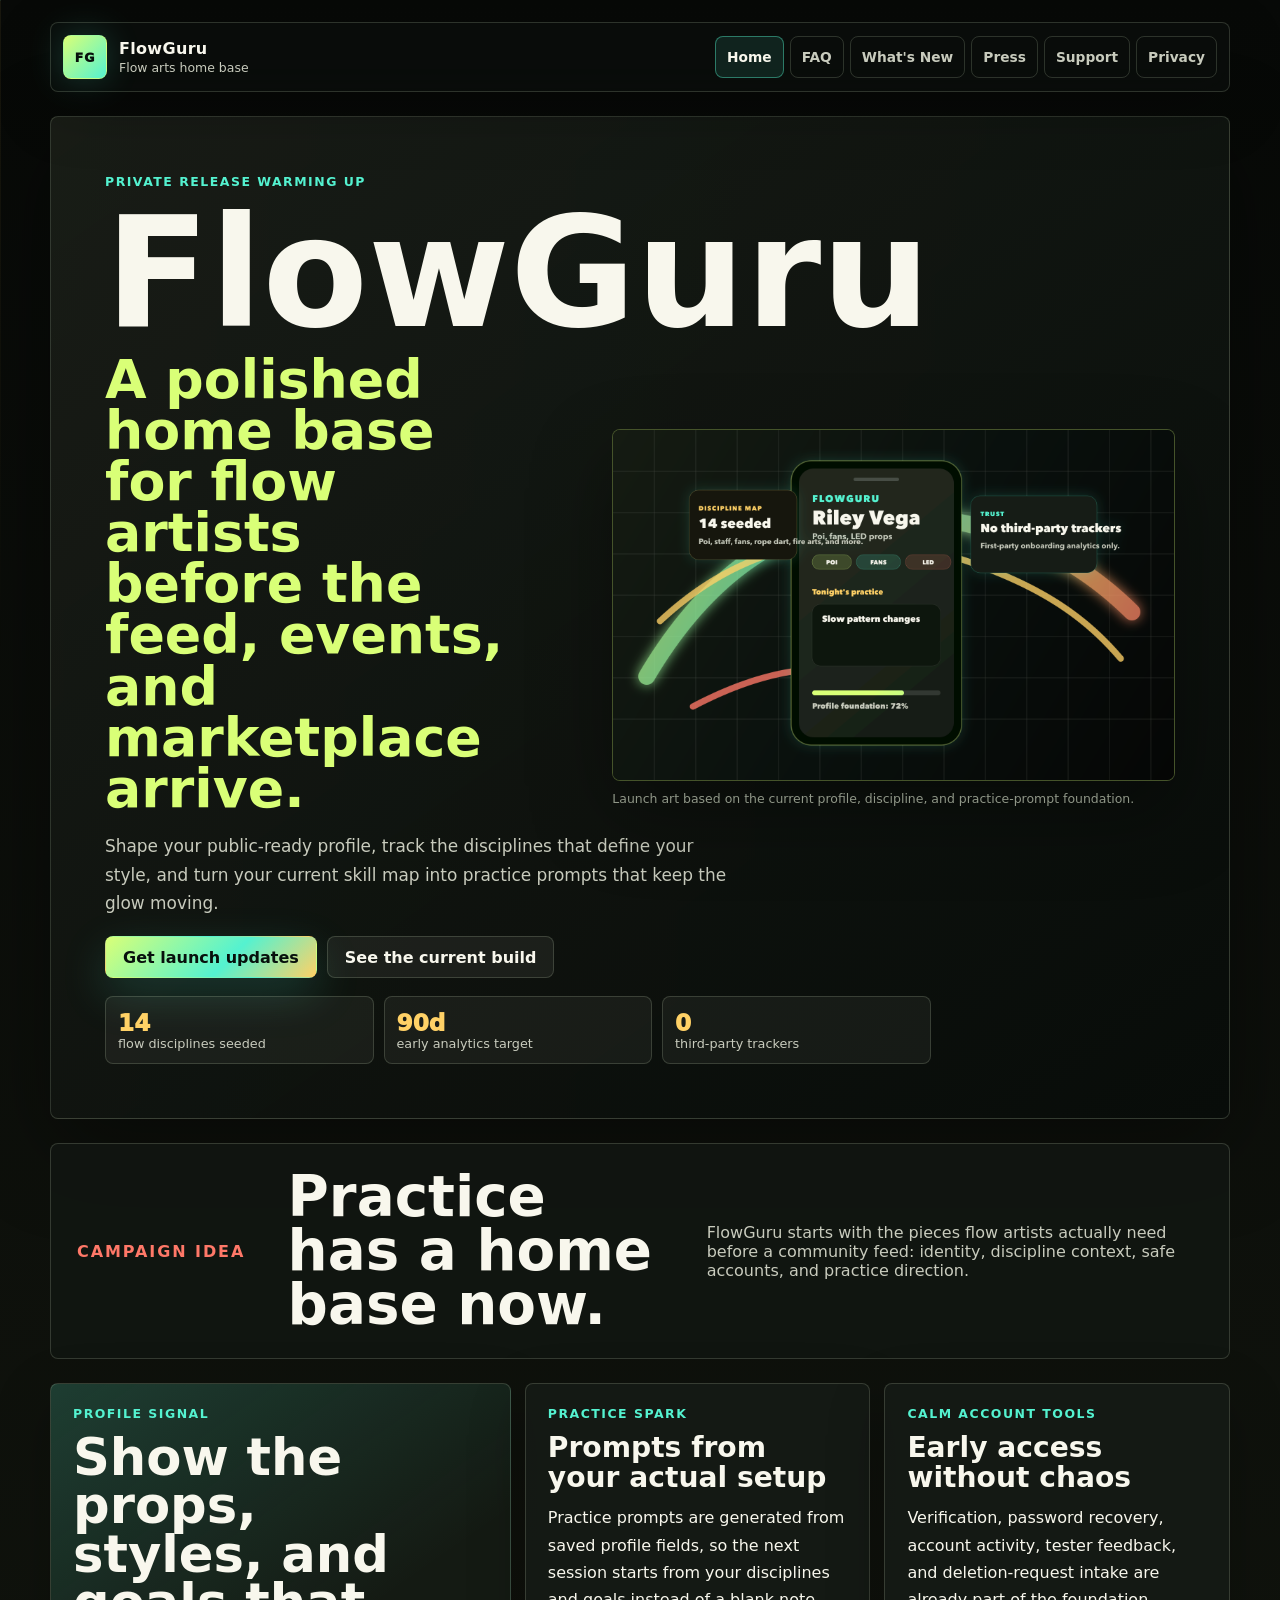
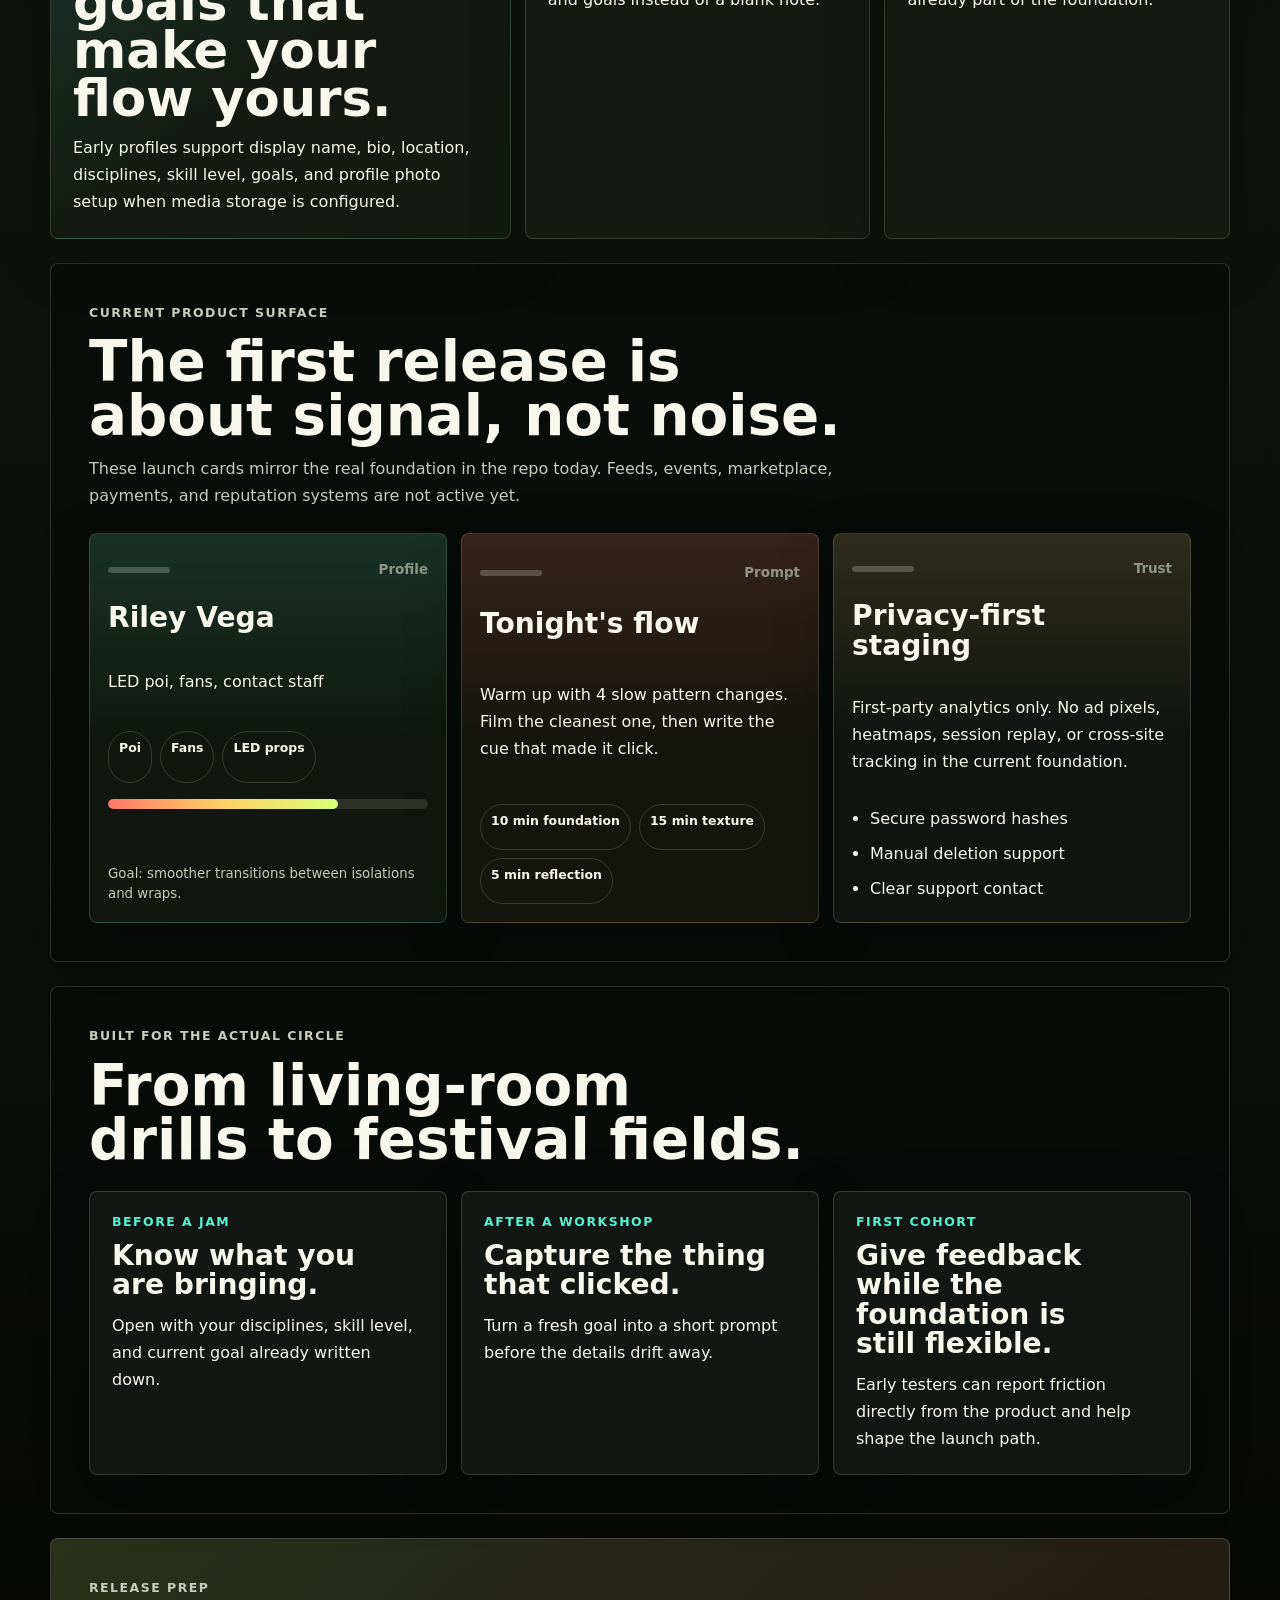
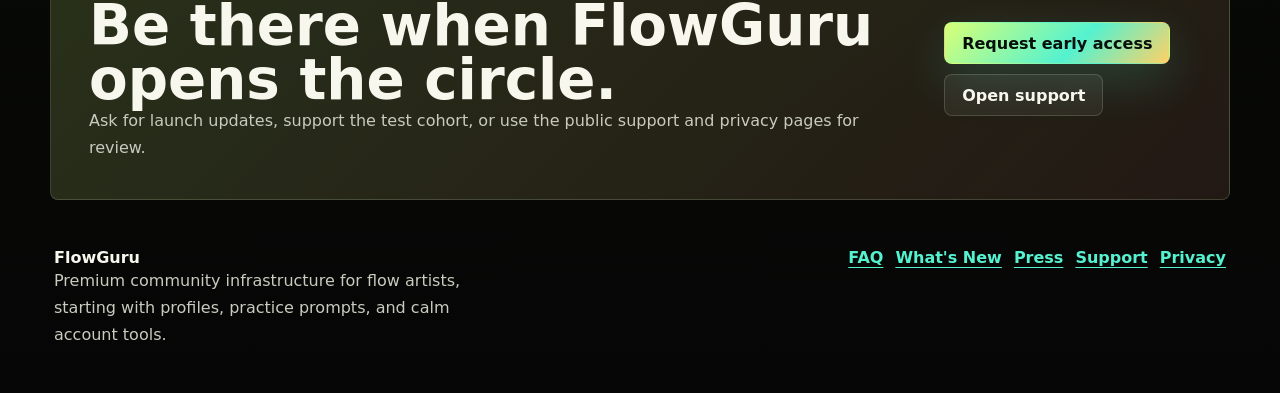
<file: index.html>
<!doctype html>
<html lang="en">
<head>
  <meta charset="utf-8">
  <meta name="viewport" content="width=device-width, initial-scale=1">
  <meta name="description" content="FlowGuru is a stylish early-access home base for flow artists to shape a profile, map disciplines, and turn practice into momentum.">
  <meta property="og:title" content="FlowGuru | Flow arts home base">
  <meta property="og:description" content="Build your flow profile, keep practice moving, and get ready for the first FlowGuru release.">
  <meta property="og:type" content="website">
  <meta property="og:url" content="https://ninjatomonline.github.io/flowguru-site/">
  <meta property="og:image" content="https://ninjatomonline.github.io/flowguru-site/assets/flowguru-social.png">
  <meta name="twitter:card" content="summary_large_image">
  <link rel="canonical" href="https://ninjatomonline.github.io/flowguru-site/">
  <link rel="icon" href="assets/flowguru-icon.svg" type="image/svg+xml">
  <link rel="manifest" href="site.webmanifest">
  <link rel="stylesheet" href="site.css">
  <title>FlowGuru | Flow arts home base</title>
</head>
<body>
  <a class="skip-link" href="#main">Skip to content</a>
  <div class="site-shell">
    <header class="topbar">
      <a class="brand-lockup" href="index.html" aria-label="FlowGuru home">
        <span class="brand-mark">FG</span>
        <span>
          <strong>FlowGuru</strong>
          <small>Flow arts home base</small>
        </span>
      </a>
      <nav class="nav" aria-label="Primary">
        <a href="index.html" aria-current="page">Home</a>
        <a href="faq.html">FAQ</a>
        <a href="whats-new.html">What's New</a>
        <a href="press.html">Press</a>
        <a href="support.html">Support</a>
        <a href="privacy.html">Privacy</a>
      </nav>
    </header>

    <main id="main">
      <section class="hero-section">
        <div class="hero-copy">
          <p class="eyebrow">Private release warming up</p>
          <h1>FlowGuru</h1>
          <p class="hero-line">A polished home base for flow artists before the feed, events, and marketplace arrive.</p>
          <p class="hero-text">Shape your public-ready profile, track the disciplines that define your style, and turn your current skill map into practice prompts that keep the glow moving.</p>
          <div class="button-row">
            <a class="button primary" href="mailto:support@flowguru.app?subject=FlowGuru%20launch%20updates">Get launch updates</a>
            <a class="button secondary" href="whats-new.html">See the current build</a>
          </div>
          <dl class="launch-stats" aria-label="Current FlowGuru launch status">
            <div>
              <dt>14</dt>
              <dd>flow disciplines seeded</dd>
            </div>
            <div>
              <dt>90d</dt>
              <dd>early analytics target</dd>
            </div>
            <div>
              <dt>0</dt>
              <dd>third-party trackers</dd>
            </div>
          </dl>
        </div>

        <figure class="hero-visual">
          <img src="assets/flowguru-launch-art.png" alt="FlowGuru launch art showing a flow artist profile, practice prompt, and neon movement trails.">
          <figcaption>Launch art based on the current profile, discipline, and practice-prompt foundation.</figcaption>
        </figure>
      </section>

      <section class="section-band proof-band" aria-label="Launch promise">
        <p>Campaign idea</p>
        <h2>Practice has a home base now.</h2>
        <span>FlowGuru starts with the pieces flow artists actually need before a community feed: identity, discipline context, safe accounts, and practice direction.</span>
      </section>

      <section class="story-grid" aria-label="Product highlights">
        <article class="story-card featured-card">
          <span class="card-kicker">Profile signal</span>
          <h2>Show the props, styles, and goals that make your flow yours.</h2>
          <p>Early profiles support display name, bio, location, disciplines, skill level, goals, and profile photo setup when media storage is configured.</p>
        </article>
        <article class="story-card">
          <span class="card-kicker">Practice spark</span>
          <h3>Prompts from your actual setup</h3>
          <p>Practice prompts are generated from saved profile fields, so the next session starts from your disciplines and goals instead of a blank note.</p>
        </article>
        <article class="story-card">
          <span class="card-kicker">Calm account tools</span>
          <h3>Early access without chaos</h3>
          <p>Verification, password recovery, account activity, tester feedback, and deletion-request intake are already part of the foundation.</p>
        </article>
      </section>

      <section class="screens-section" aria-labelledby="screens-title">
        <div class="section-heading">
          <p class="eyebrow">Current product surface</p>
          <h2 id="screens-title">The first release is about signal, not noise.</h2>
          <p>These launch cards mirror the real foundation in the repo today. Feeds, events, marketplace, payments, and reputation systems are not active yet.</p>
        </div>
        <div class="screen-wall">
          <article class="phone-shot">
            <div class="phone-topline">
              <span></span>
              <strong>Profile</strong>
            </div>
            <h3>Riley Vega</h3>
            <p>LED poi, fans, contact staff</p>
            <div class="pill-row">
              <span>Poi</span>
              <span>Fans</span>
              <span>LED props</span>
            </div>
            <div class="meter"><span style="width: 72%"></span></div>
            <small>Goal: smoother transitions between isolations and wraps.</small>
          </article>
          <article class="phone-shot alt-shot">
            <div class="phone-topline">
              <span></span>
              <strong>Prompt</strong>
            </div>
            <h3>Tonight's flow</h3>
            <p>Warm up with 4 slow pattern changes. Film the cleanest one, then write the cue that made it click.</p>
            <div class="prompt-stack">
              <span>10 min foundation</span>
              <span>15 min texture</span>
              <span>5 min reflection</span>
            </div>
          </article>
          <article class="phone-shot dark-shot">
            <div class="phone-topline">
              <span></span>
              <strong>Trust</strong>
            </div>
            <h3>Privacy-first staging</h3>
            <p>First-party analytics only. No ad pixels, heatmaps, session replay, or cross-site tracking in the current foundation.</p>
            <ul>
              <li>Secure password hashes</li>
              <li>Manual deletion support</li>
              <li>Clear support contact</li>
            </ul>
          </article>
        </div>
      </section>

      <section class="scenario-section" aria-labelledby="scenario-title">
        <div class="section-heading">
          <p class="eyebrow">Built for the actual circle</p>
          <h2 id="scenario-title">From living-room drills to festival fields.</h2>
        </div>
        <div class="scenario-grid">
          <article>
            <span>Before a jam</span>
            <h3>Know what you are bringing.</h3>
            <p>Open with your disciplines, skill level, and current goal already written down.</p>
          </article>
          <article>
            <span>After a workshop</span>
            <h3>Capture the thing that clicked.</h3>
            <p>Turn a fresh goal into a short prompt before the details drift away.</p>
          </article>
          <article>
            <span>First cohort</span>
            <h3>Give feedback while the foundation is still flexible.</h3>
            <p>Early testers can report friction directly from the product and help shape the launch path.</p>
          </article>
        </div>
      </section>

      <section class="cta-panel" aria-label="Launch call to action">
        <div>
          <p class="eyebrow">Release prep</p>
          <h2>Be there when FlowGuru opens the circle.</h2>
          <p>Ask for launch updates, support the test cohort, or use the public support and privacy pages for review.</p>
        </div>
        <div class="button-row">
          <a class="button primary" href="mailto:support@flowguru.app?subject=FlowGuru%20early%20access">Request early access</a>
          <a class="button secondary" href="support.html">Open support</a>
        </div>
      </section>
    </main>

    <footer class="site-footer">
      <div>
        <strong>FlowGuru</strong>
        <p>Premium community infrastructure for flow artists, starting with profiles, practice prompts, and calm account tools.</p>
      </div>
      <nav aria-label="Footer">
        <a href="faq.html">FAQ</a>
        <a href="whats-new.html">What's New</a>
        <a href="press.html">Press</a>
        <a href="support.html">Support</a>
        <a href="privacy.html">Privacy</a>
      </nav>
    </footer>
  </div>
</body>
</html>
</file>
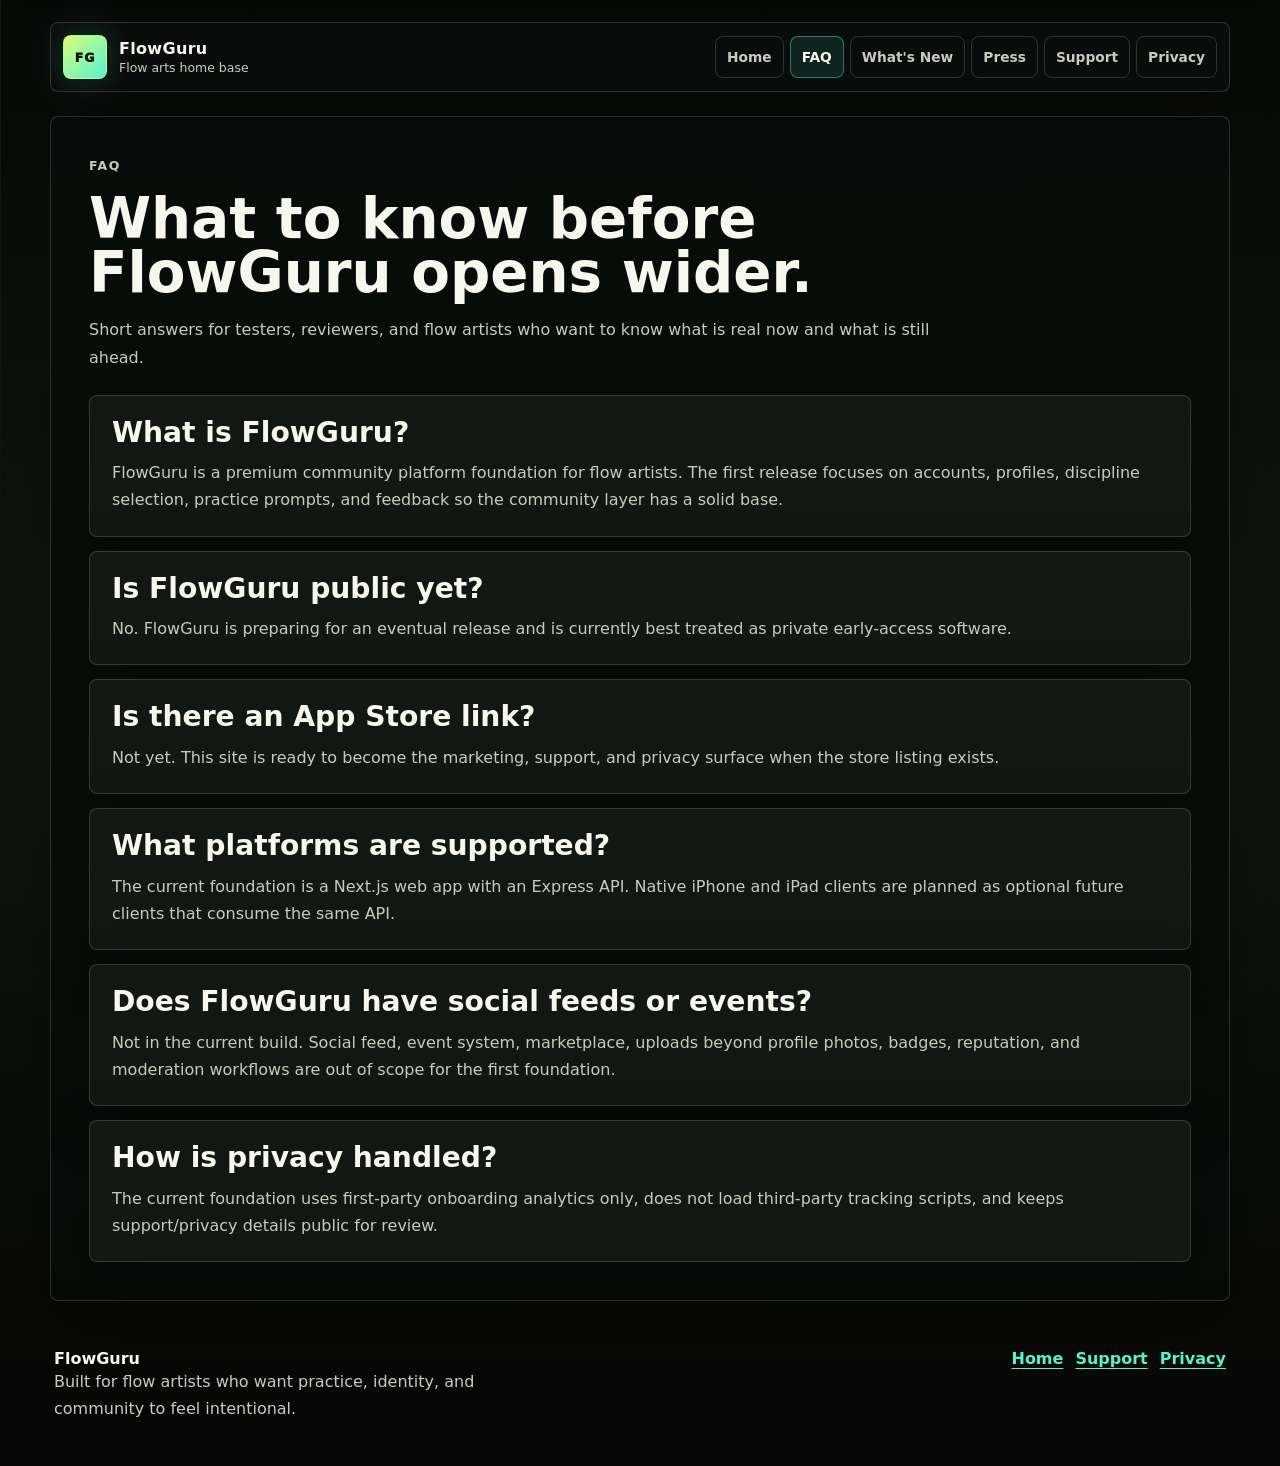
<file: faq.html>
<!doctype html>
<html lang="en">
<head>
  <meta charset="utf-8">
  <meta name="viewport" content="width=device-width, initial-scale=1">
  <meta name="description" content="Frequently asked questions about FlowGuru early access, launch timing, platform support, privacy, and current product limits.">
  <meta property="og:title" content="FAQ | FlowGuru">
  <meta property="og:description" content="Answers for FlowGuru early access and the upcoming release.">
  <meta property="og:type" content="website">
  <meta property="og:url" content="https://ninjatomonline.github.io/flowguru-site/faq.html">
  <meta property="og:image" content="https://ninjatomonline.github.io/flowguru-site/assets/flowguru-social.png">
  <link rel="canonical" href="https://ninjatomonline.github.io/flowguru-site/faq.html">
  <link rel="icon" href="assets/flowguru-icon.svg" type="image/svg+xml">
  <link rel="manifest" href="site.webmanifest">
  <link rel="stylesheet" href="site.css">
  <title>FAQ | FlowGuru</title>
</head>
<body>
  <a class="skip-link" href="#main">Skip to content</a>
  <div class="site-shell">
    <header class="topbar">
      <a class="brand-lockup" href="index.html" aria-label="FlowGuru home">
        <span class="brand-mark">FG</span>
        <span><strong>FlowGuru</strong><small>Flow arts home base</small></span>
      </a>
      <nav class="nav" aria-label="Primary">
        <a href="index.html">Home</a>
        <a href="faq.html" aria-current="page">FAQ</a>
        <a href="whats-new.html">What's New</a>
        <a href="press.html">Press</a>
        <a href="support.html">Support</a>
        <a href="privacy.html">Privacy</a>
      </nav>
    </header>

    <main id="main" class="content-page">
      <section class="page-hero">
        <p class="eyebrow">FAQ</p>
        <h1>What to know before FlowGuru opens wider.</h1>
        <p>Short answers for testers, reviewers, and flow artists who want to know what is real now and what is still ahead.</p>
      </section>

      <section class="faq-list">
        <article class="info-panel">
          <h2>What is FlowGuru?</h2>
          <p>FlowGuru is a premium community platform foundation for flow artists. The first release focuses on accounts, profiles, discipline selection, practice prompts, and feedback so the community layer has a solid base.</p>
        </article>
        <article class="info-panel">
          <h2>Is FlowGuru public yet?</h2>
          <p>No. FlowGuru is preparing for an eventual release and is currently best treated as private early-access software.</p>
        </article>
        <article class="info-panel">
          <h2>Is there an App Store link?</h2>
          <p>Not yet. This site is ready to become the marketing, support, and privacy surface when the store listing exists.</p>
        </article>
        <article class="info-panel">
          <h2>What platforms are supported?</h2>
          <p>The current foundation is a Next.js web app with an Express API. Native iPhone and iPad clients are planned as optional future clients that consume the same API.</p>
        </article>
        <article class="info-panel">
          <h2>Does FlowGuru have social feeds or events?</h2>
          <p>Not in the current build. Social feed, event system, marketplace, uploads beyond profile photos, badges, reputation, and moderation workflows are out of scope for the first foundation.</p>
        </article>
        <article class="info-panel">
          <h2>How is privacy handled?</h2>
          <p>The current foundation uses first-party onboarding analytics only, does not load third-party tracking scripts, and keeps support/privacy details public for review.</p>
        </article>
      </section>
    </main>

    <footer class="site-footer">
      <div><strong>FlowGuru</strong><p>Built for flow artists who want practice, identity, and community to feel intentional.</p></div>
      <nav aria-label="Footer">
        <a href="index.html">Home</a>
        <a href="support.html">Support</a>
        <a href="privacy.html">Privacy</a>
      </nav>
    </footer>
  </div>
</body>
</html>
</file>
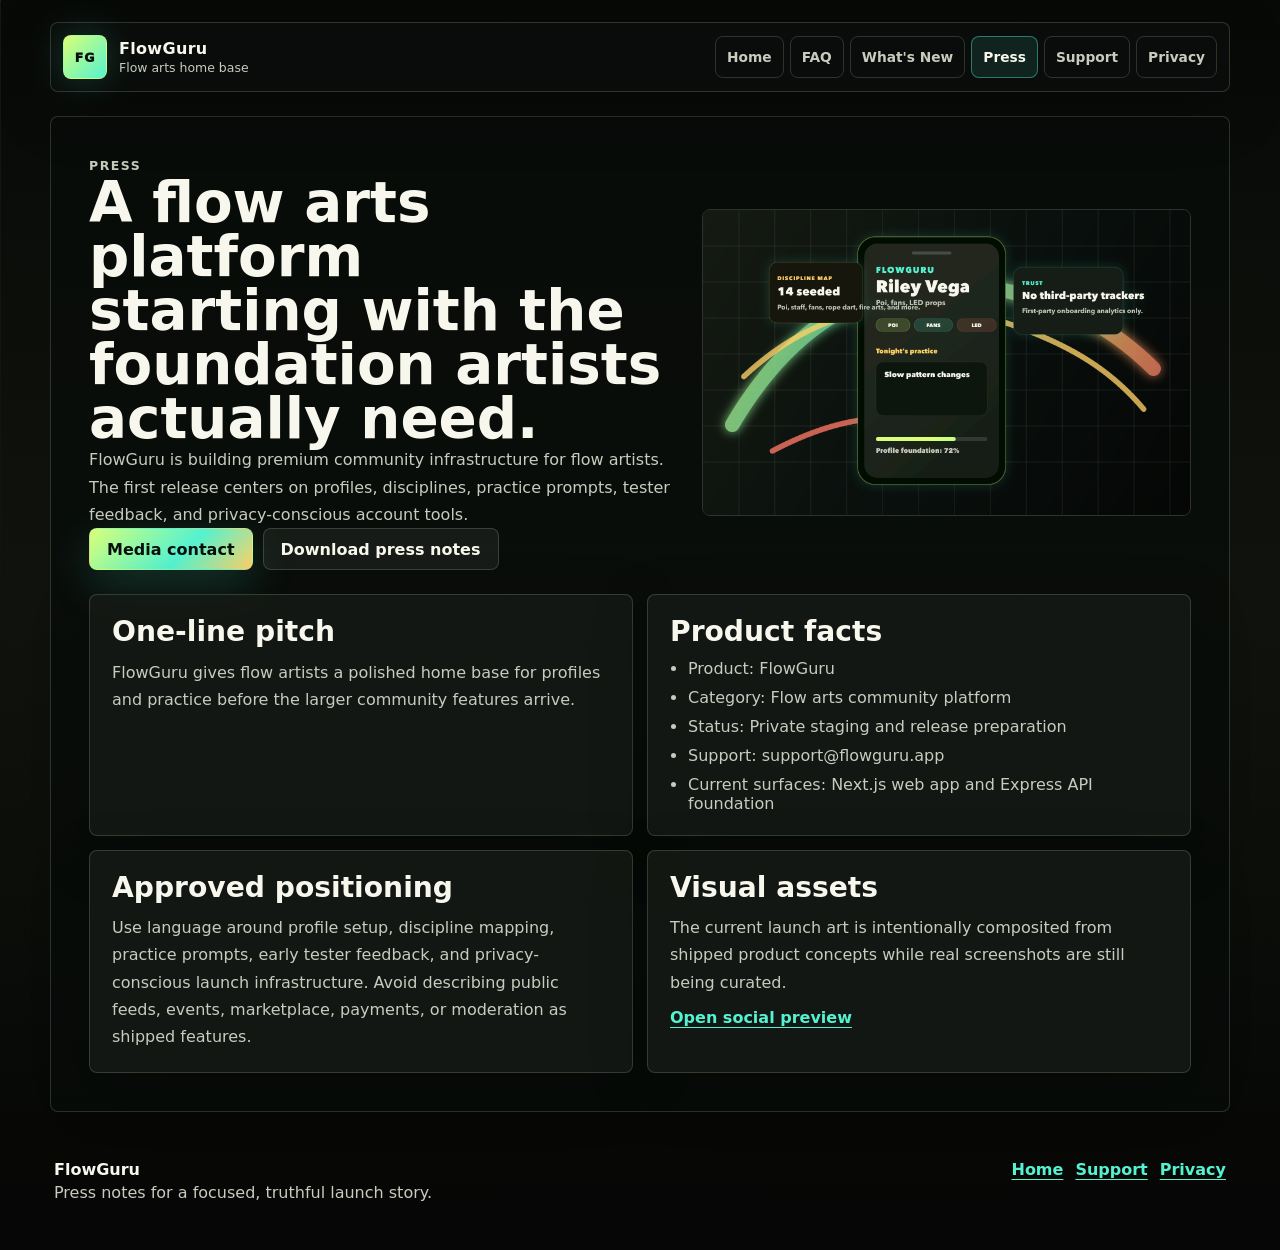
<file: press.html>
<!doctype html>
<html lang="en">
<head>
  <meta charset="utf-8">
  <meta name="viewport" content="width=device-width, initial-scale=1">
  <meta name="description" content="FlowGuru press notes, product facts, launch positioning, and media contact for the upcoming flow arts community platform.">
  <meta property="og:title" content="Press | FlowGuru">
  <meta property="og:description" content="Press-ready facts and launch positioning for FlowGuru.">
  <meta property="og:type" content="website">
  <meta property="og:url" content="https://ninjatomonline.github.io/flowguru-site/press.html">
  <meta property="og:image" content="https://ninjatomonline.github.io/flowguru-site/assets/flowguru-social.png">
  <link rel="canonical" href="https://ninjatomonline.github.io/flowguru-site/press.html">
  <link rel="icon" href="assets/flowguru-icon.svg" type="image/svg+xml">
  <link rel="manifest" href="site.webmanifest">
  <link rel="stylesheet" href="site.css">
  <title>Press | FlowGuru</title>
</head>
<body>
  <a class="skip-link" href="#main">Skip to content</a>
  <div class="site-shell">
    <header class="topbar">
      <a class="brand-lockup" href="index.html" aria-label="FlowGuru home">
        <span class="brand-mark">FG</span>
        <span><strong>FlowGuru</strong><small>Flow arts home base</small></span>
      </a>
      <nav class="nav" aria-label="Primary">
        <a href="index.html">Home</a>
        <a href="faq.html">FAQ</a>
        <a href="whats-new.html">What's New</a>
        <a href="press.html" aria-current="page">Press</a>
        <a href="support.html">Support</a>
        <a href="privacy.html">Privacy</a>
      </nav>
    </header>

    <main id="main" class="content-page">
      <section class="page-hero press-hero">
        <div>
          <p class="eyebrow">Press</p>
          <h1>A flow arts platform starting with the foundation artists actually need.</h1>
          <p>FlowGuru is building premium community infrastructure for flow artists. The first release centers on profiles, disciplines, practice prompts, tester feedback, and privacy-conscious account tools.</p>
          <div class="button-row">
            <a class="button primary" href="mailto:support@flowguru.app?subject=FlowGuru%20press">Media contact</a>
            <a class="button secondary" href="assets/flowguru-press-kit.txt" download>Download press notes</a>
          </div>
        </div>
        <img src="assets/flowguru-launch-art.png" alt="FlowGuru launch artwork with profile, prompt, and flow trails.">
      </section>

      <section class="content-grid">
        <article class="info-panel">
          <h2>One-line pitch</h2>
          <p>FlowGuru gives flow artists a polished home base for profiles and practice before the larger community features arrive.</p>
        </article>
        <article class="info-panel">
          <h2>Product facts</h2>
          <ul class="clean-list">
            <li>Product: FlowGuru</li>
            <li>Category: Flow arts community platform</li>
            <li>Status: Private staging and release preparation</li>
            <li>Support: support@flowguru.app</li>
            <li>Current surfaces: Next.js web app and Express API foundation</li>
          </ul>
        </article>
        <article class="info-panel">
          <h2>Approved positioning</h2>
          <p>Use language around profile setup, discipline mapping, practice prompts, early tester feedback, and privacy-conscious launch infrastructure. Avoid describing public feeds, events, marketplace, payments, or moderation as shipped features.</p>
        </article>
        <article class="info-panel">
          <h2>Visual assets</h2>
          <p>The current launch art is intentionally composited from shipped product concepts while real screenshots are still being curated.</p>
          <a class="text-link" href="assets/flowguru-social.png">Open social preview</a>
        </article>
      </section>
    </main>

    <footer class="site-footer">
      <div><strong>FlowGuru</strong><p>Press notes for a focused, truthful launch story.</p></div>
      <nav aria-label="Footer">
        <a href="index.html">Home</a>
        <a href="support.html">Support</a>
        <a href="privacy.html">Privacy</a>
      </nav>
    </footer>
  </div>
</body>
</html>
</file>
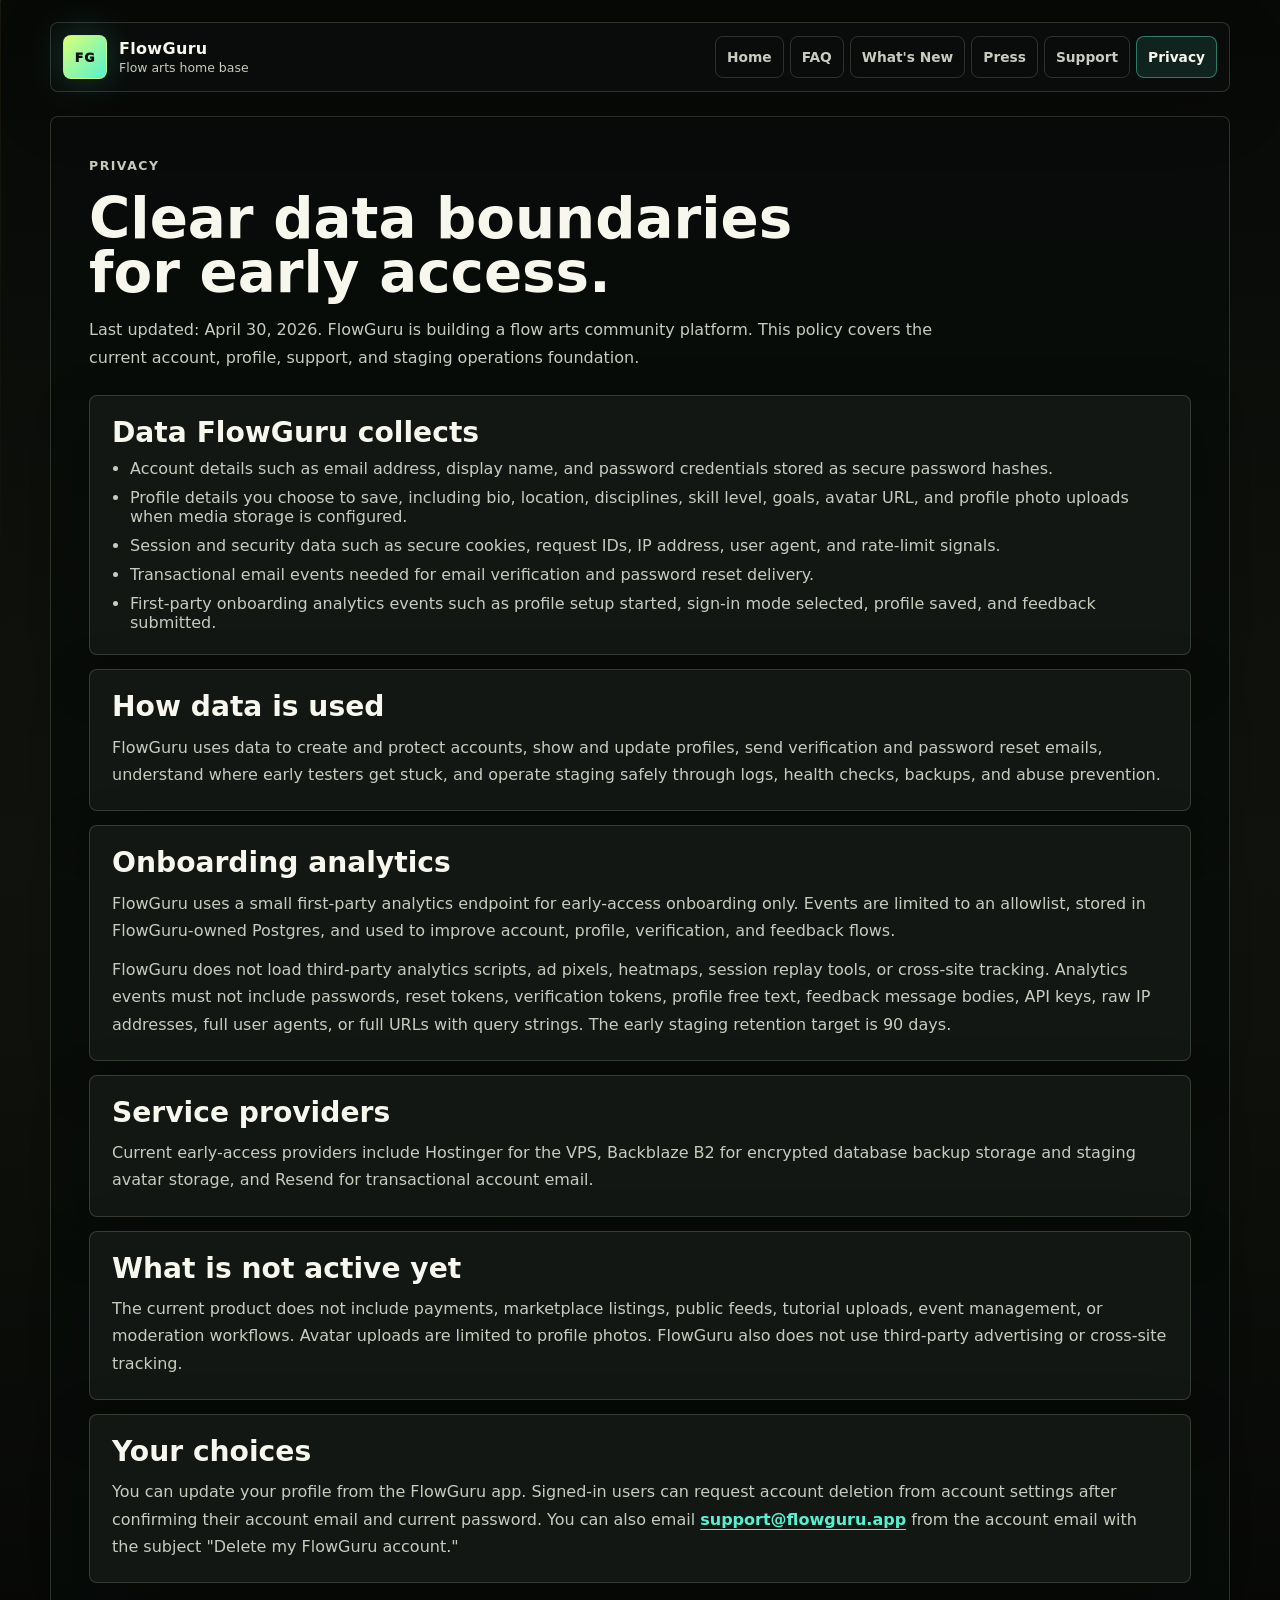
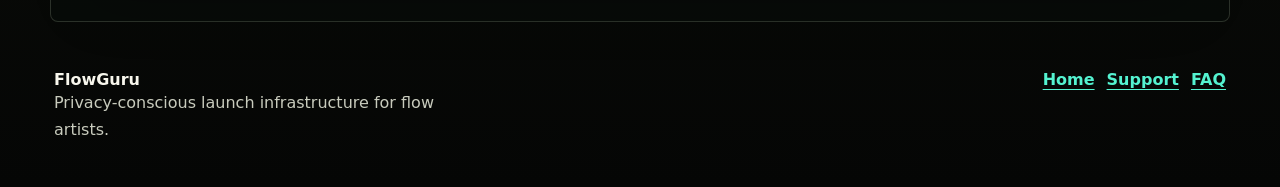
<file: privacy.html>
<!doctype html>
<html lang="en">
<head>
  <meta charset="utf-8">
  <meta name="viewport" content="width=device-width, initial-scale=1">
  <meta name="description" content="FlowGuru privacy policy for account, profile, support, email, analytics, and early-access operations data.">
  <meta property="og:title" content="Privacy | FlowGuru">
  <meta property="og:description" content="Plain-language privacy details for the FlowGuru early-access account and profile foundation.">
  <meta property="og:type" content="website">
  <meta property="og:url" content="https://ninjatomonline.github.io/flowguru-site/privacy.html">
  <meta property="og:image" content="https://ninjatomonline.github.io/flowguru-site/assets/flowguru-social.png">
  <link rel="canonical" href="https://ninjatomonline.github.io/flowguru-site/privacy.html">
  <link rel="icon" href="assets/flowguru-icon.svg" type="image/svg+xml">
  <link rel="manifest" href="site.webmanifest">
  <link rel="stylesheet" href="site.css">
  <title>Privacy | FlowGuru</title>
</head>
<body>
  <a class="skip-link" href="#main">Skip to content</a>
  <div class="site-shell">
    <header class="topbar">
      <a class="brand-lockup" href="index.html" aria-label="FlowGuru home">
        <span class="brand-mark">FG</span>
        <span><strong>FlowGuru</strong><small>Flow arts home base</small></span>
      </a>
      <nav class="nav" aria-label="Primary">
        <a href="index.html">Home</a>
        <a href="faq.html">FAQ</a>
        <a href="whats-new.html">What's New</a>
        <a href="press.html">Press</a>
        <a href="support.html">Support</a>
        <a href="privacy.html" aria-current="page">Privacy</a>
      </nav>
    </header>

    <main id="main" class="content-page">
      <section class="page-hero">
        <p class="eyebrow">Privacy</p>
        <h1>Clear data boundaries for early access.</h1>
        <p>Last updated: April 30, 2026. FlowGuru is building a flow arts community platform. This policy covers the current account, profile, support, and staging operations foundation.</p>
      </section>

      <section class="legal-stack">
        <article class="info-panel">
          <h2>Data FlowGuru collects</h2>
          <ul class="clean-list">
            <li>Account details such as email address, display name, and password credentials stored as secure password hashes.</li>
            <li>Profile details you choose to save, including bio, location, disciplines, skill level, goals, avatar URL, and profile photo uploads when media storage is configured.</li>
            <li>Session and security data such as secure cookies, request IDs, IP address, user agent, and rate-limit signals.</li>
            <li>Transactional email events needed for email verification and password reset delivery.</li>
            <li>First-party onboarding analytics events such as profile setup started, sign-in mode selected, profile saved, and feedback submitted.</li>
          </ul>
        </article>
        <article class="info-panel">
          <h2>How data is used</h2>
          <p>FlowGuru uses data to create and protect accounts, show and update profiles, send verification and password reset emails, understand where early testers get stuck, and operate staging safely through logs, health checks, backups, and abuse prevention.</p>
        </article>
        <article class="info-panel">
          <h2>Onboarding analytics</h2>
          <p>FlowGuru uses a small first-party analytics endpoint for early-access onboarding only. Events are limited to an allowlist, stored in FlowGuru-owned Postgres, and used to improve account, profile, verification, and feedback flows.</p>
          <p>FlowGuru does not load third-party analytics scripts, ad pixels, heatmaps, session replay tools, or cross-site tracking. Analytics events must not include passwords, reset tokens, verification tokens, profile free text, feedback message bodies, API keys, raw IP addresses, full user agents, or full URLs with query strings. The early staging retention target is 90 days.</p>
        </article>
        <article class="info-panel">
          <h2>Service providers</h2>
          <p>Current early-access providers include Hostinger for the VPS, Backblaze B2 for encrypted database backup storage and staging avatar storage, and Resend for transactional account email.</p>
        </article>
        <article class="info-panel">
          <h2>What is not active yet</h2>
          <p>The current product does not include payments, marketplace listings, public feeds, tutorial uploads, event management, or moderation workflows. Avatar uploads are limited to profile photos. FlowGuru also does not use third-party advertising or cross-site tracking.</p>
        </article>
        <article class="info-panel">
          <h2>Your choices</h2>
          <p>You can update your profile from the FlowGuru app. Signed-in users can request account deletion from account settings after confirming their account email and current password. You can also email <a href="mailto:support@flowguru.app">support@flowguru.app</a> from the account email with the subject "Delete my FlowGuru account."</p>
        </article>
      </section>
    </main>

    <footer class="site-footer">
      <div><strong>FlowGuru</strong><p>Privacy-conscious launch infrastructure for flow artists.</p></div>
      <nav aria-label="Footer">
        <a href="index.html">Home</a>
        <a href="support.html">Support</a>
        <a href="faq.html">FAQ</a>
      </nav>
    </footer>
  </div>
</body>
</html>
</file>
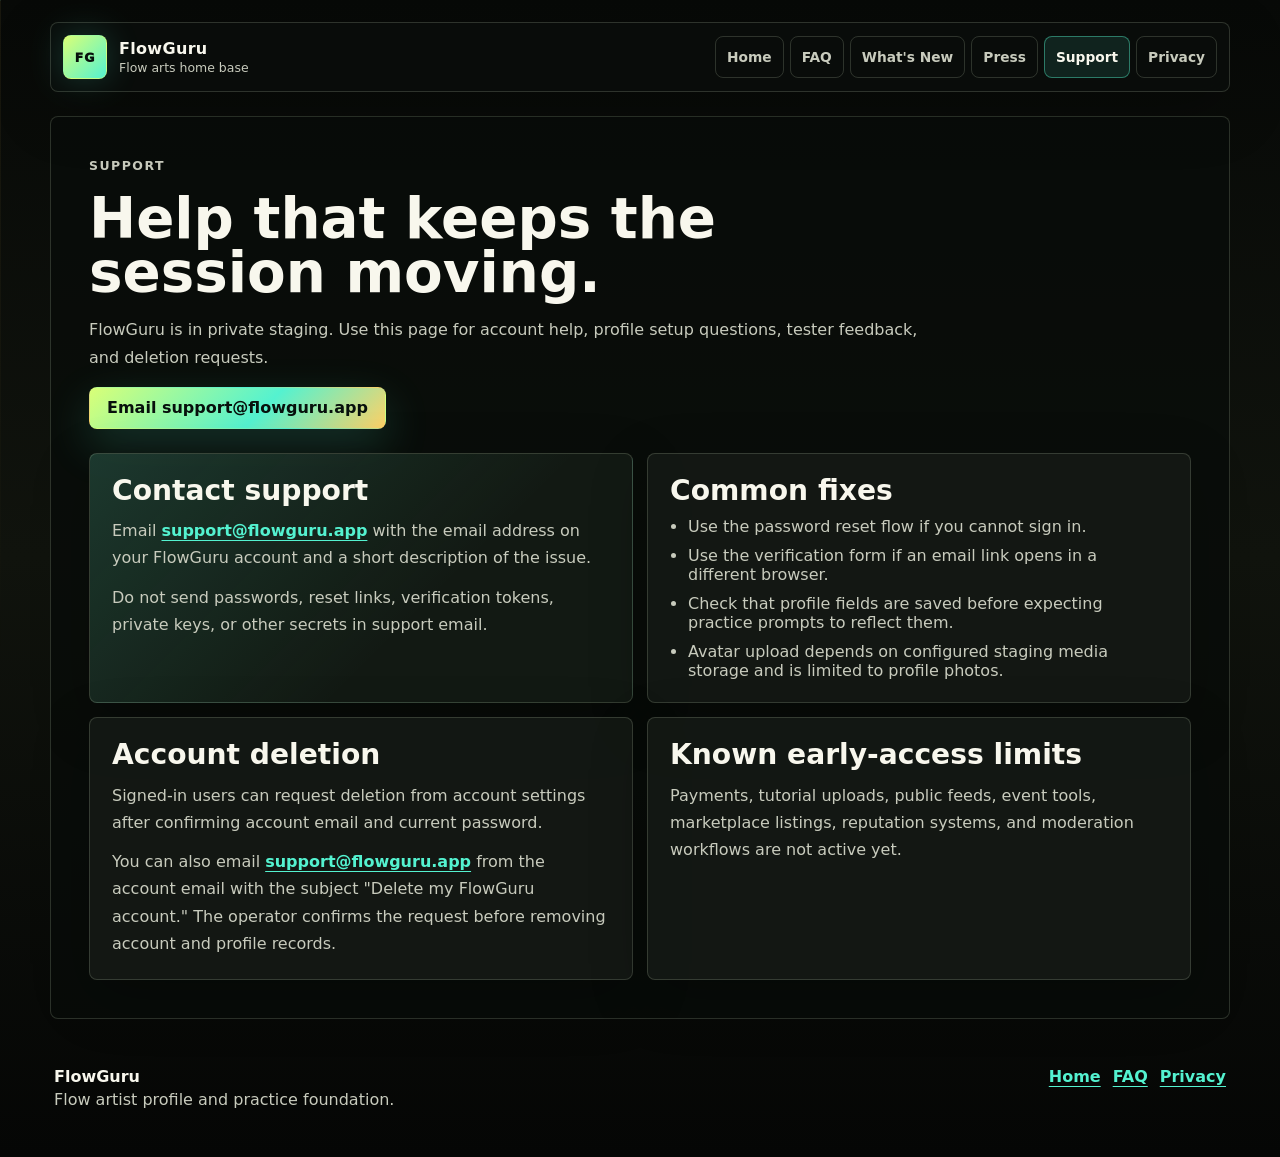
<file: support.html>
<!doctype html>
<html lang="en">
<head>
  <meta charset="utf-8">
  <meta name="viewport" content="width=device-width, initial-scale=1">
  <meta name="description" content="FlowGuru support contact, early-access troubleshooting, account help, and account deletion instructions.">
  <meta property="og:title" content="Support | FlowGuru">
  <meta property="og:description" content="Get help with FlowGuru early access, account setup, password recovery, profile data, and deletion requests.">
  <meta property="og:type" content="website">
  <meta property="og:url" content="https://ninjatomonline.github.io/flowguru-site/support.html">
  <meta property="og:image" content="https://ninjatomonline.github.io/flowguru-site/assets/flowguru-social.png">
  <link rel="canonical" href="https://ninjatomonline.github.io/flowguru-site/support.html">
  <link rel="icon" href="assets/flowguru-icon.svg" type="image/svg+xml">
  <link rel="manifest" href="site.webmanifest">
  <link rel="stylesheet" href="site.css">
  <title>Support | FlowGuru</title>
</head>
<body>
  <a class="skip-link" href="#main">Skip to content</a>
  <div class="site-shell">
    <header class="topbar">
      <a class="brand-lockup" href="index.html" aria-label="FlowGuru home">
        <span class="brand-mark">FG</span>
        <span><strong>FlowGuru</strong><small>Flow arts home base</small></span>
      </a>
      <nav class="nav" aria-label="Primary">
        <a href="index.html">Home</a>
        <a href="faq.html">FAQ</a>
        <a href="whats-new.html">What's New</a>
        <a href="press.html">Press</a>
        <a href="support.html" aria-current="page">Support</a>
        <a href="privacy.html">Privacy</a>
      </nav>
    </header>

    <main id="main" class="content-page">
      <section class="page-hero">
        <p class="eyebrow">Support</p>
        <h1>Help that keeps the session moving.</h1>
        <p>FlowGuru is in private staging. Use this page for account help, profile setup questions, tester feedback, and deletion requests.</p>
        <a class="button primary" href="mailto:support@flowguru.app">Email support@flowguru.app</a>
      </section>

      <section class="content-grid">
        <article class="info-panel contact-panel">
          <h2>Contact support</h2>
          <p>Email <a href="mailto:support@flowguru.app">support@flowguru.app</a> with the email address on your FlowGuru account and a short description of the issue.</p>
          <p>Do not send passwords, reset links, verification tokens, private keys, or other secrets in support email.</p>
        </article>
        <article class="info-panel">
          <h2>Common fixes</h2>
          <ul class="clean-list">
            <li>Use the password reset flow if you cannot sign in.</li>
            <li>Use the verification form if an email link opens in a different browser.</li>
            <li>Check that profile fields are saved before expecting practice prompts to reflect them.</li>
            <li>Avatar upload depends on configured staging media storage and is limited to profile photos.</li>
          </ul>
        </article>
        <article class="info-panel">
          <h2>Account deletion</h2>
          <p>Signed-in users can request deletion from account settings after confirming account email and current password.</p>
          <p>You can also email <a href="mailto:support@flowguru.app?subject=Delete%20my%20FlowGuru%20account">support@flowguru.app</a> from the account email with the subject "Delete my FlowGuru account." The operator confirms the request before removing account and profile records.</p>
        </article>
        <article class="info-panel">
          <h2>Known early-access limits</h2>
          <p>Payments, tutorial uploads, public feeds, event tools, marketplace listings, reputation systems, and moderation workflows are not active yet.</p>
        </article>
      </section>
    </main>

    <footer class="site-footer">
      <div><strong>FlowGuru</strong><p>Flow artist profile and practice foundation.</p></div>
      <nav aria-label="Footer">
        <a href="index.html">Home</a>
        <a href="faq.html">FAQ</a>
        <a href="privacy.html">Privacy</a>
      </nav>
    </footer>
  </div>
</body>
</html>
</file>
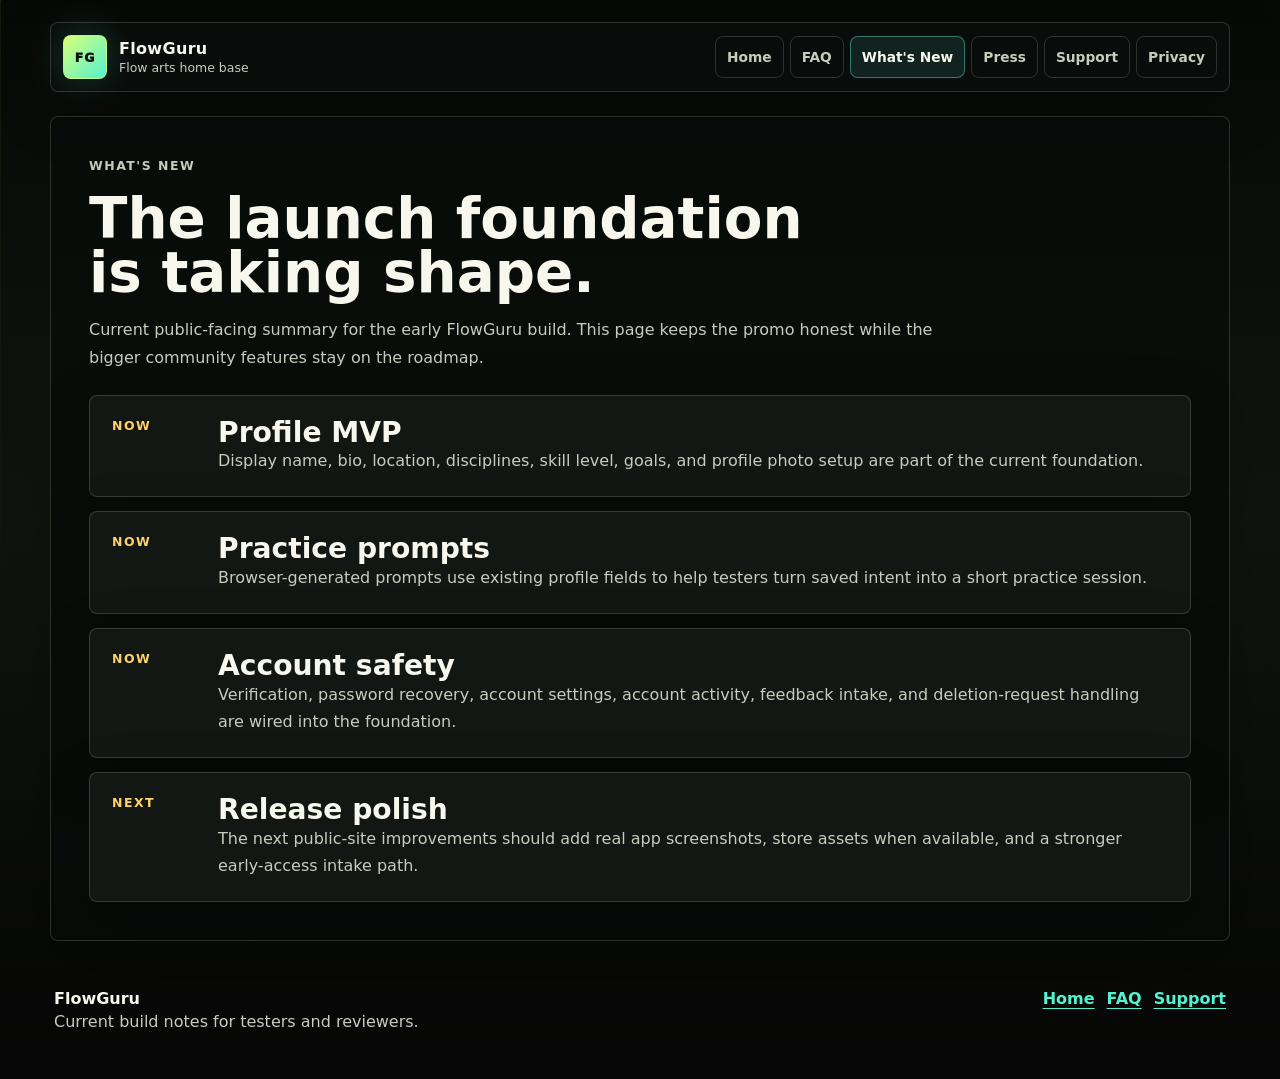
<file: whats-new.html>
<!doctype html>
<html lang="en">
<head>
  <meta charset="utf-8">
  <meta name="viewport" content="width=device-width, initial-scale=1">
  <meta name="description" content="Current FlowGuru early-access release highlights and launch readiness notes.">
  <meta property="og:title" content="What's New | FlowGuru">
  <meta property="og:description" content="See the current FlowGuru foundation: profiles, practice prompts, account tools, feedback, and privacy-conscious analytics.">
  <meta property="og:type" content="website">
  <meta property="og:url" content="https://ninjatomonline.github.io/flowguru-site/whats-new.html">
  <meta property="og:image" content="https://ninjatomonline.github.io/flowguru-site/assets/flowguru-social.png">
  <link rel="canonical" href="https://ninjatomonline.github.io/flowguru-site/whats-new.html">
  <link rel="icon" href="assets/flowguru-icon.svg" type="image/svg+xml">
  <link rel="manifest" href="site.webmanifest">
  <link rel="stylesheet" href="site.css">
  <title>What's New | FlowGuru</title>
</head>
<body>
  <a class="skip-link" href="#main">Skip to content</a>
  <div class="site-shell">
    <header class="topbar">
      <a class="brand-lockup" href="index.html" aria-label="FlowGuru home">
        <span class="brand-mark">FG</span>
        <span><strong>FlowGuru</strong><small>Flow arts home base</small></span>
      </a>
      <nav class="nav" aria-label="Primary">
        <a href="index.html">Home</a>
        <a href="faq.html">FAQ</a>
        <a href="whats-new.html" aria-current="page">What's New</a>
        <a href="press.html">Press</a>
        <a href="support.html">Support</a>
        <a href="privacy.html">Privacy</a>
      </nav>
    </header>

    <main id="main" class="content-page">
      <section class="page-hero">
        <p class="eyebrow">What's New</p>
        <h1>The launch foundation is taking shape.</h1>
        <p>Current public-facing summary for the early FlowGuru build. This page keeps the promo honest while the bigger community features stay on the roadmap.</p>
      </section>

      <section class="timeline">
        <article class="timeline-item">
          <span>Now</span>
          <div>
            <h2>Profile MVP</h2>
            <p>Display name, bio, location, disciplines, skill level, goals, and profile photo setup are part of the current foundation.</p>
          </div>
        </article>
        <article class="timeline-item">
          <span>Now</span>
          <div>
            <h2>Practice prompts</h2>
            <p>Browser-generated prompts use existing profile fields to help testers turn saved intent into a short practice session.</p>
          </div>
        </article>
        <article class="timeline-item">
          <span>Now</span>
          <div>
            <h2>Account safety</h2>
            <p>Verification, password recovery, account settings, account activity, feedback intake, and deletion-request handling are wired into the foundation.</p>
          </div>
        </article>
        <article class="timeline-item">
          <span>Next</span>
          <div>
            <h2>Release polish</h2>
            <p>The next public-site improvements should add real app screenshots, store assets when available, and a stronger early-access intake path.</p>
          </div>
        </article>
      </section>
    </main>

    <footer class="site-footer">
      <div><strong>FlowGuru</strong><p>Current build notes for testers and reviewers.</p></div>
      <nav aria-label="Footer">
        <a href="index.html">Home</a>
        <a href="faq.html">FAQ</a>
        <a href="support.html">Support</a>
      </nav>
    </footer>
  </div>
</body>
</html>
</file>
<file: site.css>
:root {
  color-scheme: dark;
  --bg: #070907;
  --bg-2: #10120d;
  --surface: rgb(18 22 18 / 88%);
  --surface-strong: #171d17;
  --surface-soft: #20261d;
  --text: #f8f7ed;
  --muted: #c8cbbd;
  --dim: #8f9687;
  --line: rgb(235 255 216 / 16%);
  --aqua: #54f2d0;
  --lime: #d9ff77;
  --coral: #ff7868;
  --gold: #ffd166;
  --ink: #09100d;
  --shadow: 0 28px 90px rgb(0 0 0 / 38%);
  --radius: 8px;
}

* {
  box-sizing: border-box;
}

html {
  scroll-behavior: smooth;
}

body {
  margin: 0;
  min-height: 100vh;
  overflow-x: hidden;
  color: var(--text);
  background:
    linear-gradient(115deg, rgb(84 242 208 / 10%) 0 1px, transparent 1px 84px),
    linear-gradient(180deg, #070907 0%, #10130d 48%, #050605 100%);
  font-family: "Avenir Next", Inter, ui-sans-serif, system-ui, -apple-system, BlinkMacSystemFont, "Segoe UI", sans-serif;
}

body::before {
  content: "";
  position: fixed;
  inset: 0;
  pointer-events: none;
  background:
    linear-gradient(90deg, rgb(255 209 102 / 7%) 0 1px, transparent 1px 72px),
    linear-gradient(0deg, rgb(84 242 208 / 6%) 0 1px, transparent 1px 72px);
  mask-image: linear-gradient(180deg, black 0%, transparent 74%);
}

a {
  color: inherit;
}

img {
  display: block;
  max-width: 100%;
}

p,
h1,
h2,
h3,
dl,
dd {
  margin: 0;
}

h1,
h2,
h3 {
  text-wrap: balance;
}

p {
  line-height: 1.7;
}

.skip-link {
  position: absolute;
  left: 16px;
  top: 12px;
  z-index: 20;
  transform: translateY(-140%);
  padding: 10px 14px;
  border-radius: var(--radius);
  background: var(--lime);
  color: var(--ink);
  font-weight: 800;
}

.skip-link:focus {
  transform: translateY(0);
}

.site-shell {
  position: relative;
  z-index: 1;
  width: min(1180px, calc(100% - 36px));
  margin: 0 auto;
  padding: 22px 0 44px;
}

.topbar {
  display: flex;
  align-items: center;
  justify-content: space-between;
  gap: 18px;
  margin-bottom: 24px;
  padding: 12px;
  border: 1px solid var(--line);
  border-radius: var(--radius);
  background: rgb(10 14 11 / 82%);
  box-shadow: 0 18px 60px rgb(0 0 0 / 24%);
  backdrop-filter: blur(18px);
}

.brand-lockup {
  display: inline-flex;
  align-items: center;
  gap: 12px;
  min-width: 210px;
  color: var(--text);
  text-decoration: none;
}

.brand-lockup span:last-child {
  display: grid;
  gap: 2px;
}

.brand-lockup strong {
  font-size: 1rem;
  letter-spacing: 0.02em;
}

.brand-lockup small {
  color: var(--muted);
  font-size: 0.78rem;
}

.brand-mark {
  display: inline-grid;
  place-items: center;
  width: 44px;
  height: 44px;
  border: 1px solid rgb(217 255 119 / 45%);
  border-radius: var(--radius);
  background: linear-gradient(135deg, var(--lime), var(--aqua));
  color: #07100c;
  font-size: 0.78rem;
  font-weight: 950;
  letter-spacing: 0.08em;
  box-shadow: 0 0 34px rgb(84 242 208 / 20%);
}

.nav {
  display: flex;
  flex-wrap: wrap;
  justify-content: flex-end;
  gap: 6px;
}

.nav a,
.button {
  min-height: 42px;
  border: 1px solid var(--line);
  border-radius: var(--radius);
  text-decoration: none;
  transition:
    transform 180ms ease,
    border-color 180ms ease,
    background 180ms ease;
}

.nav a {
  display: inline-flex;
  align-items: center;
  padding: 0 11px;
  color: var(--muted);
  font-size: 0.86rem;
  font-weight: 750;
}

.nav a:hover,
.nav a[aria-current="page"] {
  border-color: rgb(84 242 208 / 42%);
  background: rgb(84 242 208 / 10%);
  color: var(--text);
}

.button {
  display: inline-flex;
  align-items: center;
  justify-content: center;
  padding: 0 17px;
  font-weight: 850;
  color: var(--text);
}

.button:hover,
.nav a:hover {
  transform: translateY(-1px);
}

.button.primary {
  border-color: transparent;
  background: linear-gradient(135deg, var(--lime), var(--aqua) 58%, var(--gold));
  color: #07100c;
  box-shadow: 0 16px 46px rgb(84 242 208 / 18%);
}

.button.secondary {
  background: rgb(248 247 237 / 6%);
}

.button-row {
  display: flex;
  flex-wrap: wrap;
  gap: 10px;
}

.hero-section {
  display: grid;
  grid-template-columns: minmax(0, 0.92fr) minmax(360px, 1.08fr);
  gap: 28px;
  align-items: center;
  min-height: calc(100svh - 122px);
  padding: clamp(22px, 5vw, 54px);
  border: 1px solid var(--line);
  border-radius: var(--radius);
  background:
    linear-gradient(145deg, rgb(23 29 23 / 92%), rgb(8 12 9 / 88)),
    linear-gradient(90deg, rgb(255 120 104 / 18%), transparent);
  box-shadow: var(--shadow);
  overflow: hidden;
}

.hero-copy {
  display: grid;
  gap: 18px;
}

.eyebrow,
.card-kicker,
.scenario-grid span,
.timeline-item > span {
  color: var(--aqua);
  font-size: 0.78rem;
  font-weight: 900;
  letter-spacing: 0.12em;
  text-transform: uppercase;
}

h1 {
  font-size: clamp(4rem, 13vw, 9.6rem);
  line-height: 0.82;
  letter-spacing: 0;
}

.hero-line {
  max-width: 11ch;
  color: var(--lime);
  font-size: clamp(1.8rem, 4.2vw, 4.6rem);
  font-weight: 900;
  line-height: 0.95;
  text-wrap: balance;
}

.hero-text {
  max-width: 58ch;
  color: var(--muted);
  font-size: 1.06rem;
}

.hero-visual {
  display: grid;
  gap: 10px;
  margin: 0;
}

.hero-visual img {
  width: 100%;
  border: 1px solid rgb(217 255 119 / 28%);
  border-radius: var(--radius);
  background: #0b100d;
  box-shadow: 0 32px 80px rgb(0 0 0 / 34%);
}

.hero-visual figcaption {
  color: var(--dim);
  font-size: 0.78rem;
}

.launch-stats {
  display: grid;
  grid-template-columns: repeat(3, minmax(0, 1fr));
  gap: 10px;
}

.launch-stats div {
  padding: 12px;
  border: 1px solid var(--line);
  border-radius: var(--radius);
  background: rgb(248 247 237 / 5%);
}

.launch-stats dt {
  color: var(--gold);
  font-size: 1.45rem;
  font-weight: 950;
}

.launch-stats dd {
  color: var(--muted);
  font-size: 0.8rem;
}

.section-band,
.story-grid,
.screens-section,
.scenario-section,
.cta-panel,
.content-page {
  margin-top: 24px;
}

.proof-band {
  display: grid;
  grid-template-columns: 0.38fr 0.8fr 1fr;
  gap: 22px;
  align-items: center;
  padding: 26px;
  border: 1px solid var(--line);
  border-radius: var(--radius);
  background: var(--surface);
}

.proof-band p {
  color: var(--coral);
  font-weight: 900;
  letter-spacing: 0.12em;
  text-transform: uppercase;
}

.proof-band h2,
.section-heading h2,
.cta-panel h2,
.page-hero h1 {
  font-size: clamp(2rem, 4.4vw, 4rem);
  line-height: 0.96;
}

.proof-band span,
.section-heading p,
.cta-panel p,
.page-hero p,
.info-panel p,
.info-panel li,
.timeline-item p {
  color: var(--muted);
}

.story-grid {
  display: grid;
  grid-template-columns: 1.2fr 0.9fr 0.9fr;
  gap: 14px;
}

.story-card,
.info-panel,
.phone-shot,
.scenario-grid article,
.timeline-item {
  border: 1px solid var(--line);
  border-radius: var(--radius);
  background: rgb(22 28 22 / 82%);
  box-shadow: 0 18px 58px rgb(0 0 0 / 24%);
}

.story-card,
.info-panel,
.scenario-grid article {
  padding: 22px;
}

.story-card {
  display: grid;
  align-content: start;
  gap: 12px;
  min-height: 260px;
}

.story-card h2 {
  font-size: clamp(2rem, 4vw, 3.6rem);
  line-height: 0.94;
}

.story-card h3,
.phone-shot h3,
.scenario-grid h3,
.info-panel h2,
.timeline-item h2 {
  font-size: clamp(1.28rem, 2.2vw, 1.85rem);
  line-height: 1.05;
}

.featured-card {
  background:
    linear-gradient(145deg, rgb(84 242 208 / 16%), transparent 58%),
    rgb(22 28 22 / 86%);
}

.screens-section,
.scenario-section,
.cta-panel,
.content-page {
  padding: clamp(22px, 4vw, 38px);
  border: 1px solid var(--line);
  border-radius: var(--radius);
  background: rgb(9 13 10 / 74%);
}

.section-heading {
  display: grid;
  gap: 12px;
  max-width: 760px;
  margin-bottom: 24px;
}

.screen-wall {
  display: grid;
  grid-template-columns: repeat(3, minmax(0, 1fr));
  gap: 14px;
  align-items: stretch;
}

.phone-shot {
  display: grid;
  gap: 16px;
  min-height: 390px;
  padding: 18px;
  background:
    linear-gradient(180deg, rgb(84 242 208 / 12%), transparent 52%),
    #111710;
}

.alt-shot {
  background:
    linear-gradient(180deg, rgb(255 120 104 / 14%), transparent 52%),
    #15150f;
}

.dark-shot {
  background:
    linear-gradient(180deg, rgb(255 209 102 / 13%), transparent 52%),
    #101411;
}

.phone-topline {
  display: flex;
  align-items: center;
  justify-content: space-between;
  color: var(--dim);
  font-size: 0.84rem;
  font-weight: 800;
}

.phone-topline span {
  width: 62px;
  height: 6px;
  border-radius: 999px;
  background: rgb(248 247 237 / 22%);
}

.pill-row,
.prompt-stack {
  display: flex;
  flex-wrap: wrap;
  gap: 8px;
}

.pill-row span,
.prompt-stack span {
  padding: 8px 10px;
  border: 1px solid var(--line);
  border-radius: 999px;
  color: var(--text);
  font-size: 0.78rem;
  font-weight: 800;
}

.meter {
  height: 10px;
  overflow: hidden;
  border-radius: 999px;
  background: rgb(248 247 237 / 12%);
}

.meter span {
  display: block;
  height: 100%;
  border-radius: inherit;
  background: linear-gradient(90deg, var(--coral), var(--gold), var(--lime));
}

.phone-shot small {
  align-self: end;
  color: var(--muted);
  line-height: 1.5;
}

.phone-shot ul,
.clean-list {
  display: grid;
  gap: 10px;
  margin: 0;
  padding-left: 18px;
}

.scenario-grid,
.content-grid {
  display: grid;
  grid-template-columns: repeat(3, minmax(0, 1fr));
  gap: 14px;
}

.content-grid {
  grid-template-columns: repeat(2, minmax(0, 1fr));
}

.scenario-grid article {
  min-height: 220px;
}

.scenario-grid article,
.info-panel {
  display: grid;
  gap: 12px;
  align-content: start;
}

.cta-panel {
  display: flex;
  align-items: center;
  justify-content: space-between;
  gap: 24px;
  background:
    linear-gradient(135deg, rgb(217 255 119 / 14%), rgb(255 120 104 / 9%)),
    rgb(14 18 13 / 88%);
}

.site-footer {
  display: flex;
  justify-content: space-between;
  gap: 24px;
  margin-top: 24px;
  padding: 24px 4px 0;
  color: var(--muted);
}

.site-footer div {
  max-width: 430px;
}

.site-footer strong {
  color: var(--text);
}

.site-footer nav {
  display: flex;
  flex-wrap: wrap;
  justify-content: flex-end;
  gap: 12px;
}

.site-footer a,
.text-link,
.info-panel a {
  color: var(--aqua);
  font-weight: 800;
  text-decoration-thickness: 1px;
  text-underline-offset: 4px;
}

.content-page {
  display: grid;
  gap: 24px;
}

.page-hero {
  display: grid;
  gap: 16px;
  max-width: 850px;
}

.page-hero .button {
  width: fit-content;
}

.legal-stack,
.faq-list,
.timeline {
  display: grid;
  gap: 14px;
}

.contact-panel {
  background:
    linear-gradient(135deg, rgb(84 242 208 / 14%), transparent 62%),
    rgb(22 28 22 / 86%);
}

.timeline-item {
  display: grid;
  grid-template-columns: 88px minmax(0, 1fr);
  gap: 18px;
  padding: 22px;
}

.timeline-item > span {
  color: var(--gold);
}

.press-hero {
  grid-template-columns: minmax(0, 1fr) minmax(300px, 0.82fr);
  align-items: center;
  max-width: none;
}

.press-hero img {
  border: 1px solid var(--line);
  border-radius: var(--radius);
}

@media (max-width: 980px) {
  .hero-section,
  .proof-band,
  .story-grid,
  .screen-wall,
  .scenario-grid,
  .content-grid,
  .press-hero {
    grid-template-columns: 1fr;
  }

  .hero-section {
    min-height: auto;
  }

  .topbar,
  .cta-panel,
  .site-footer {
    align-items: stretch;
    flex-direction: column;
  }

  .nav,
  .site-footer nav {
    justify-content: flex-start;
  }
}

@media (max-width: 620px) {
  .site-shell {
    width: min(100% - 24px, 1180px);
    padding-top: 12px;
  }

  .topbar,
  .hero-section,
  .screens-section,
  .scenario-section,
  .cta-panel,
  .content-page {
    padding: 16px;
  }

  h1 {
    font-size: clamp(3rem, 14vw, 3.6rem);
    line-height: 0.9;
  }

  .hero-line {
    max-width: 100%;
    font-size: clamp(2rem, 9.5vw, 2.7rem);
  }

  .launch-stats,
  .timeline-item {
    grid-template-columns: 1fr;
  }

  .nav a,
  .button {
    width: 100%;
  }
}
</file>
